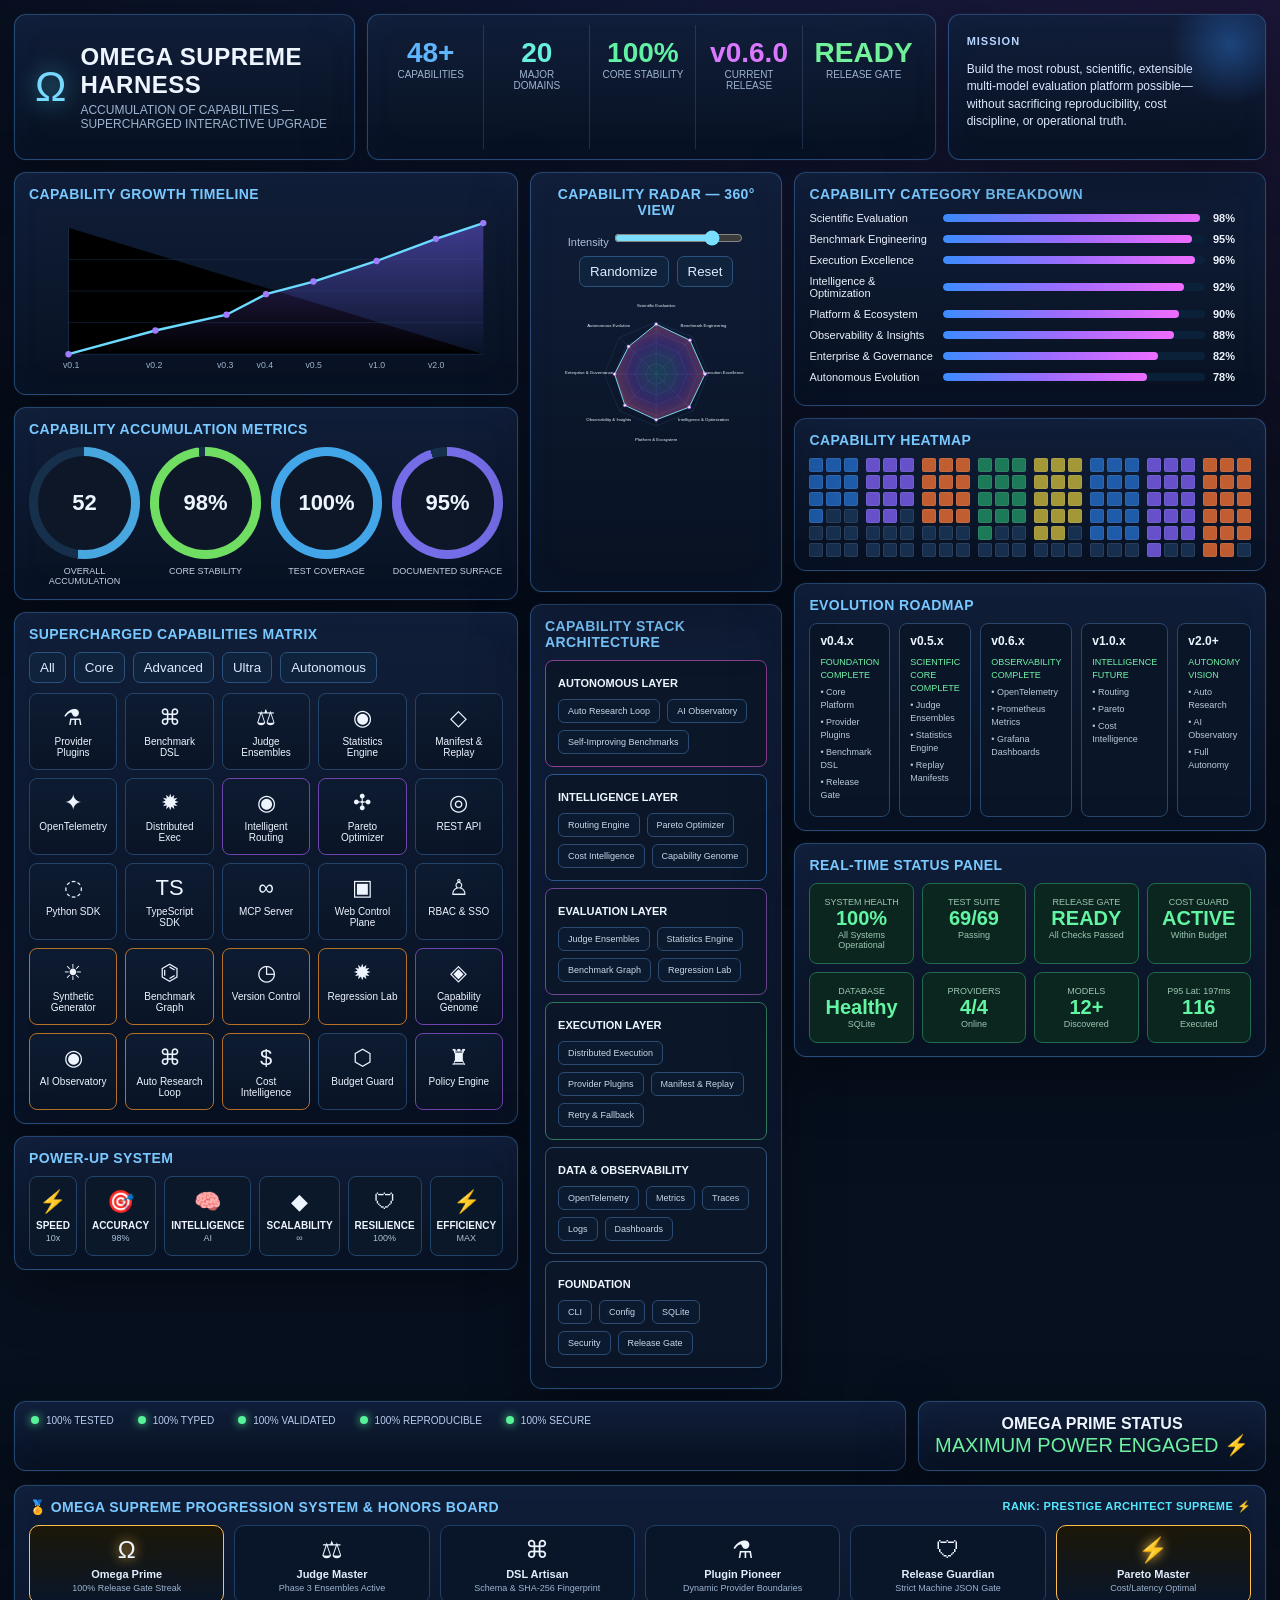
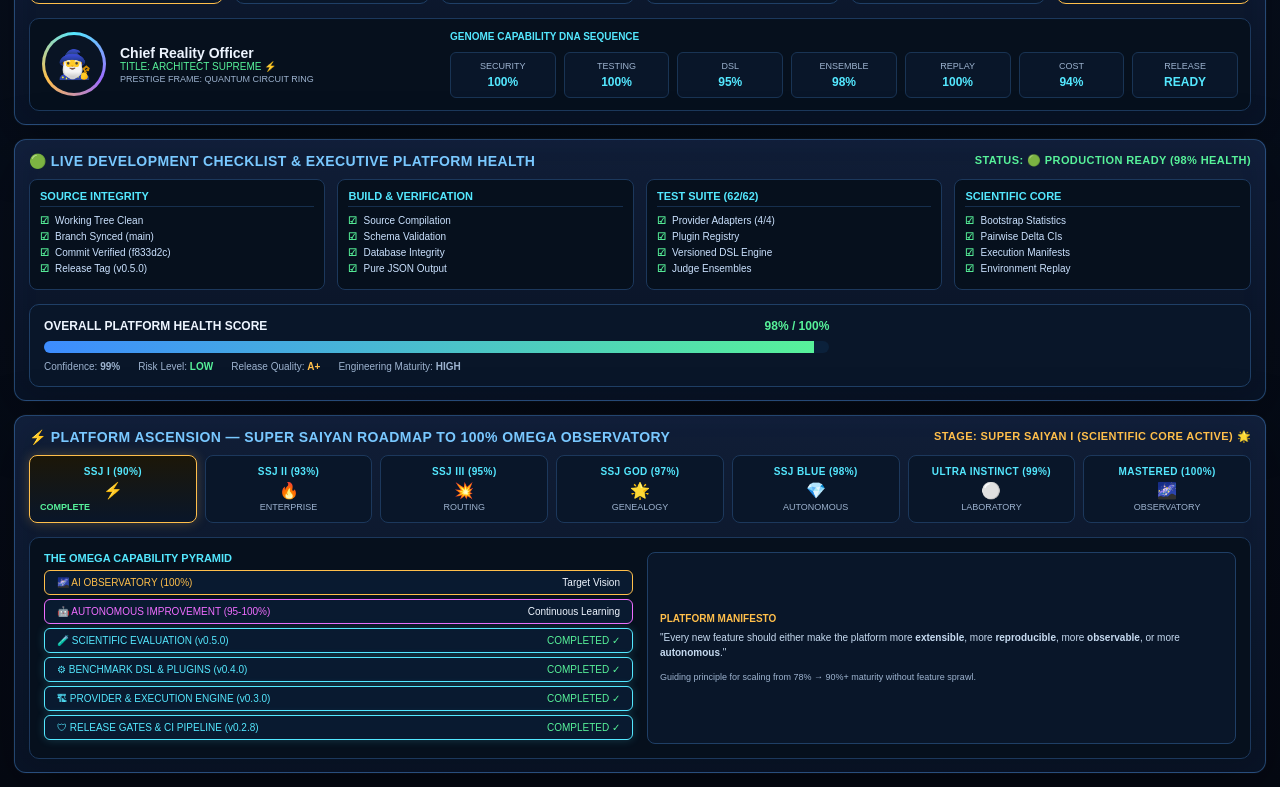
<file: omega_capability_accumulation_interactive.html>
<!DOCTYPE html>
<html lang="en">
<head>
<meta charset="utf-8" />
<meta name="viewport" content="width=device-width,initial-scale=1" />
<title>Omega Supreme — Interactive Capability Accumulation</title>
<style>
  :root{
    --bg:#07101f; --panel:#0c1629; --panel2:#101b31; --line:#1e3a5f;
    --cyan:#54e8ff; --blue:#3d8cff; --violet:#9d6cff; --mag:#ef6dff;
    --green:#57f29a; --gold:#ffbf4b; --orange:#ff7d4d; --text:#eef5ff; --muted:#9db3cf;
  }
  *{box-sizing:border-box}
  body{margin:0;background:
    radial-gradient(circle at 50% -10%,rgba(78,109,255,.16),transparent 35%),
    radial-gradient(circle at 100% 0,rgba(201,77,255,.10),transparent 28%),
    linear-gradient(180deg,#050b16,#07101f 55%,#050913);
    color:var(--text);font-family:Inter,Segoe UI,Arial,sans-serif;overflow-x:hidden}
  .app{max-width:1800px;margin:auto;padding:14px}
  .topbar{display:grid;grid-template-columns:1.5fr 2.5fr 1.4fr;gap:12px;margin-bottom:12px}
  .card{background:linear-gradient(180deg,rgba(17,31,57,.96),rgba(8,18,34,.96));border:1px solid rgba(88,166,255,.35);
    border-radius:12px;box-shadow:0 0 0 1px rgba(255,255,255,.02),0 18px 60px rgba(0,0,0,.34),inset 0 0 35px rgba(72,126,255,.035)}
  .brand{padding:18px 20px;display:flex;align-items:center;gap:14px}
  .omega{font-size:42px;color:#78d9ff;text-shadow:0 0 22px rgba(84,232,255,.65)}
  h1{font-size:24px;margin:0;letter-spacing:.5px}
  .sub{font-size:12px;color:var(--muted);margin-top:4px}
  .metrics{display:grid;grid-template-columns:repeat(5,1fr);padding:10px}
  .metric{padding:12px;text-align:center;border-right:1px solid rgba(129,163,213,.2)}
  .metric:last-child{border-right:0}.metric .v{font-size:28px;font-weight:800}.metric .l{font-size:10px;color:var(--muted)}
  .mission{padding:16px 18px;position:relative;overflow:hidden}.mission:after{content:"";position:absolute;right:-30px;top:-35px;width:130px;height:130px;border-radius:50%;background:radial-gradient(circle,rgba(53,144,255,.35),transparent 65%)}
  .mission b{font-size:11px;color:#b8d5ff;letter-spacing:1px}.mission p{font-size:12px;color:#dbe8ff;line-height:1.45;max-width:85%}
  .grid{display:grid;grid-template-columns:1.1fr 1.08fr 1.1fr;gap:12px}
  .col{display:grid;gap:12px;align-content:start}.panel{padding:13px 14px}
  .title{font-size:14px;font-weight:800;color:#79c8ff;letter-spacing:.4px;margin:0 0 10px}
  .kpis{display:grid;grid-template-columns:repeat(4,1fr);gap:10px}
  .ring{aspect-ratio:1;border-radius:50%;display:grid;place-items:center;position:relative;background:conic-gradient(var(--c) calc(var(--p)*1%),#16304b 0)}
  .ring:before{content:"";position:absolute;inset:9px;border-radius:50%;background:#0d1728}
  .ring span{position:relative;font-size:22px;font-weight:800}.ringlabel{text-align:center;font-size:9px;color:#c7d5e7;margin-top:7px}
  .cap-grid{display:grid;grid-template-columns:repeat(5,1fr);gap:8px}
  .cap{padding:11px 8px;border:1px solid #23446a;border-radius:8px;background:linear-gradient(180deg,#0d1b31,#0a1426);text-align:center;cursor:pointer;transition:.22s}
  .cap:hover,.cap.active{transform:translateY(-3px);border-color:var(--cyan);box-shadow:0 0 18px rgba(84,232,255,.24)}
  .cap .i{font-size:22px}.cap .n{font-size:10px;margin-top:5px}.cap[data-tier="ultra"]{border-color:#7044ad}.cap[data-tier="autonomous"]{border-color:#b57127}
  .power{display:grid;grid-template-columns:repeat(6,1fr);gap:8px}.power .tile{padding:12px 6px;text-align:center;border-radius:8px;background:#0a182a;border:1px solid #23446a}
  .power .big{font-size:22px}.power .small{font-size:9px;color:#afc0d8}
  .breakdown .row{display:grid;grid-template-columns:1.25fr 2.6fr 38px;gap:8px;align-items:center;font-size:11px;margin:9px 0}
  .bar{height:8px;background:#0a2139;border-radius:99px;overflow:hidden}.bar span{display:block;height:100%;border-radius:99px;background:linear-gradient(90deg,var(--blue),var(--violet),var(--mag))}
  .heat{display:grid;grid-template-columns:repeat(8,1fr);gap:8px}.heatcol{display:grid;grid-template-columns:repeat(3,1fr);gap:3px}
  .sq{aspect-ratio:1;background:#18304f;border:1px solid rgba(255,255,255,.08);border-radius:2px}.sq.on1{background:#1e5ba9}.sq.on2{background:#6651cb}.sq.on3{background:#c05d31}.sq.on4{background:#1d7a59}.sq.on5{background:#a49738}
  .road{display:grid;grid-template-columns:repeat(5,1fr);gap:9px}.road .stage{min-height:145px;padding:10px;border-radius:8px;border:1px solid #29476d;background:#0a1527}
  .stage h4{margin:0 0 8px;font-size:12px}.stage p{font-size:9px;color:#b9c9dc;line-height:1.45;margin:4px 0}
  .status{display:grid;grid-template-columns:repeat(4,1fr);gap:8px}.status .s{padding:13px 8px;border-radius:8px;background:#0b261e;border:1px solid #206a50;text-align:center}.status .sv{font-size:20px;color:#62f6a4;font-weight:800}.status .sl{font-size:9px;color:#9cc7b4}
  #radarWrap{position:relative;min-height:420px}#radar{width:100%;height:auto;display:block}
  .stack .layer{margin:7px 0;padding:12px;border:1px solid #335176;border-radius:8px;background:#0b1729}.stack .layer b{font-size:11px}.chips{display:flex;gap:7px;flex-wrap:wrap;margin-top:8px}.chip{padding:6px 9px;border:1px solid #2c4b73;border-radius:6px;font-size:9px;color:#c9d8eb;background:#0b1a2e}
  .footer{margin-top:12px;display:grid;grid-template-columns:1fr auto;gap:12px}.footer .card{padding:13px 16px}
  .ticker{display:flex;gap:24px;flex-wrap:wrap;font-size:10px;color:#b9cef0}.badge{display:inline-flex;align-items:center;gap:7px}
  .pulse{width:8px;height:8px;border-radius:50%;background:var(--green);box-shadow:0 0 10px var(--green);animation:pulse 1.5s infinite}
  @keyframes pulse{50%{opacity:.3;transform:scale(.7)}} .controlbar{display:flex;gap:8px;flex-wrap:wrap;margin-bottom:10px}
  button,select,input[type=range]{accent-color:#7adfff}
  button{background:#10233d;color:#dcecff;border:1px solid #2b527e;border-radius:7px;padding:7px 10px;cursor:pointer}
  button:hover{border-color:var(--cyan);box-shadow:0 0 12px rgba(84,232,255,.2)}
  .tooltip{position:fixed;pointer-events:none;background:#06101e;border:1px solid #4c84b9;color:#eaf5ff;padding:8px 10px;border-radius:7px;font-size:11px;opacity:0;transform:translate(-50%,-120%);transition:.12s;z-index:20;max-width:240px}
  @media(max-width:1200px){.grid{grid-template-columns:1fr}.topbar{grid-template-columns:1fr}.metrics{grid-template-columns:repeat(5,1fr)}}
</style>
</head>
<body>
<div class="app">
  <div class="topbar">
    <section class="card brand"><div class="omega">Ω</div><div><h1>OMEGA SUPREME HARNESS</h1><div class="sub">ACCUMULATION OF CAPABILITIES — SUPERCHARGED INTERACTIVE UPGRADE</div></div></section>
    <section class="card metrics">
      <div class="metric"><div class="v" style="color:#5fb6ff">48+</div><div class="l">CAPABILITIES</div></div>
      <div class="metric"><div class="v" style="color:#68f0db">20</div><div class="l">MAJOR DOMAINS</div></div>
      <div class="metric"><div class="v" style="color:#61f1a4">100%</div><div class="l">CORE STABILITY</div></div>
      <div class="metric"><div class="v" style="color:#d978ff">v0.6.0</div><div class="l">CURRENT RELEASE</div></div>
      <div class="metric"><div class="v" style="color:#72f29a">READY</div><div class="l">RELEASE GATE</div></div>

    </section>
    <section class="card mission"><b>MISSION</b><p>Build the most robust, scientific, extensible multi-model evaluation platform possible—without sacrificing reproducibility, cost discipline, or operational truth.</p></section>
  </div>

  <div class="grid">
    <div class="col">
      <section class="card panel">
        <h3 class="title">CAPABILITY GROWTH TIMELINE</h3>
        <svg id="timeline" viewBox="0 0 600 210" aria-label="Capability growth timeline">
          <defs><linearGradient id="area" x1="0" y1="0" x2="0" y2="1"><stop offset="0" stop-color="#7c63ff" stop-opacity=".45"/><stop offset="1" stop-color="#7c63ff" stop-opacity="0"/></linearGradient></defs>
          <g stroke="#19314e" stroke-width="1"><path d="M50 20V180H575"/><path d="M50 140H575M50 100H575M50 60H575" opacity=".65"/></g>
          <path id="timelineArea" d="M50 180 L160 150 L250 130 L300 104 L360 88 L440 62 L515 34 L575 14 L575 180 Z" fill="url(#area)"/>
          <polyline id="timelineLine" points="50,180 160,150 250,130 300,104 360,88 440,62 515,34 575,14" fill="none" stroke="#6bdcff" stroke-width="3"/>
          <g id="timelineDots" fill="#9f7cff"></g>
          <g fill="#9fb4cf" font-size="11"><text x="43" y="198">v0.1</text><text x="148" y="198">v0.2</text><text x="238" y="198">v0.3</text><text x="288" y="198">v0.4</text><text x="350" y="198">v0.5</text><text x="430" y="198">v1.0</text><text x="505" y="198">v2.0</text></g>
        </svg>
      </section>

      <section class="card panel"><h3 class="title">CAPABILITY ACCUMULATION METRICS</h3><div class="kpis">
        <div><div class="ring" style="--p:52;--c:#48a7df"><span>52</span></div><div class="ringlabel">OVERALL ACCUMULATION</div></div>
        <div><div class="ring" style="--p:98;--c:#6fde63"><span>98%</span></div><div class="ringlabel">CORE STABILITY</div></div>
        <div><div class="ring" style="--p:100;--c:#42a6e8"><span>100%</span></div><div class="ringlabel">TEST COVERAGE</div></div>
        <div><div class="ring" style="--p:95;--c:#756de8"><span>95%</span></div><div class="ringlabel">DOCUMENTED SURFACE</div></div>
      </div></section>

      <section class="card panel"><h3 class="title">SUPERCHARGED CAPABILITIES MATRIX</h3>
        <div class="controlbar"><button id="allBtn">All</button><button data-filter="core">Core</button><button data-filter="advanced">Advanced</button><button data-filter="ultra">Ultra</button><button data-filter="autonomous">Autonomous</button></div>
        <div class="cap-grid" id="capGrid"></div>
      </section>

      <section class="card panel"><h3 class="title">POWER-UP SYSTEM</h3><div class="power" id="power"></div></section>
    </div>

    <div class="col">
      <section class="card panel" id="radarWrap">
        <h3 class="title" style="text-align:center">CAPABILITY RADAR — 360° VIEW</h3>
        <div class="controlbar" style="justify-content:center">
          <label style="font-size:11px;color:#afc0d8">Intensity <input id="intensity" type="range" min="60" max="110" value="100"></label>
          <button id="randomize">Randomize</button><button id="resetRadar">Reset</button>
        </div>
        <svg id="radar" viewBox="0 0 620 430"></svg>
      </section>

      <section class="card panel stack"><h3 class="title">CAPABILITY STACK ARCHITECTURE</h3>
        <div class="layer" style="border-color:#8b3e91"><b>AUTONOMOUS LAYER</b><div class="chips"><span class="chip">Auto Research Loop</span><span class="chip">AI Observatory</span><span class="chip">Self-Improving Benchmarks</span></div></div>
        <div class="layer" style="border-color:#2c5791"><b>INTELLIGENCE LAYER</b><div class="chips"><span class="chip">Routing Engine</span><span class="chip">Pareto Optimizer</span><span class="chip">Cost Intelligence</span><span class="chip">Capability Genome</span></div></div>
        <div class="layer" style="border-color:#704594"><b>EVALUATION LAYER</b><div class="chips"><span class="chip">Judge Ensembles</span><span class="chip">Statistics Engine</span><span class="chip">Benchmark Graph</span><span class="chip">Regression Lab</span></div></div>
        <div class="layer" style="border-color:#2f785d"><b>EXECUTION LAYER</b><div class="chips"><span class="chip">Distributed Execution</span><span class="chip">Provider Plugins</span><span class="chip">Manifest & Replay</span><span class="chip">Retry & Fallback</span></div></div>
        <div class="layer"><b>DATA & OBSERVABILITY</b><div class="chips"><span class="chip">OpenTelemetry</span><span class="chip">Metrics</span><span class="chip">Traces</span><span class="chip">Logs</span><span class="chip">Dashboards</span></div></div>
        <div class="layer"><b>FOUNDATION</b><div class="chips"><span class="chip">CLI</span><span class="chip">Config</span><span class="chip">SQLite</span><span class="chip">Security</span><span class="chip">Release Gate</span></div></div>
      </section>
    </div>

    <div class="col">
      <section class="card panel breakdown"><h3 class="title">CAPABILITY CATEGORY BREAKDOWN</h3><div id="breakdown"></div></section>
      <section class="card panel"><h3 class="title">CAPABILITY HEATMAP</h3><div class="heat" id="heat"></div></section>
      <section class="card panel"><h3 class="title">EVOLUTION ROADMAP</h3><div class="road" id="road"></div></section>
      <section class="card panel"><h3 class="title">REAL-TIME STATUS PANEL</h3><div class="status" id="status"></div></section>
    </div>
  </div>

  <div class="footer">
    <section class="card"><div class="ticker">
      <span class="badge"><span class="pulse"></span>100% TESTED</span>
      <span class="badge"><span class="pulse"></span>100% TYPED</span>
      <span class="badge"><span class="pulse"></span>100% VALIDATED</span>
      <span class="badge"><span class="pulse"></span>100% REPRODUCIBLE</span>
      <span class="badge"><span class="pulse"></span>100% SECURE</span>
    </div></section>
    <section class="card" style="min-width:320px;text-align:center"><b>OMEGA PRIME STATUS</b><br><span style="color:#6ff3a3;font-size:20px">MAXIMUM POWER ENGAGED ⚡</span></section>
  </div>

  <!-- Cyberpunk Achievement & Progression Section -->
  <div class="grid" style="margin-top:14px">
    <div class="col" style="grid-column: span 3">
      <section class="card panel">
        <h3 class="title" style="display:flex;justify-content:space-between;align-items:center">
          <span>🏅 OMEGA SUPREME PROGRESSION SYSTEM & HONORS BOARD</span>
          <span style="font-size:11px;color:var(--cyan)">RANK: PRESTIGE ARCHITECT SUPREME ⚡</span>
        </h3>
        
        <style>
          .achieve-grid{display:grid;grid-template-columns:repeat(6,1fr);gap:10px;margin-bottom:14px}
          .badge-card{background:#091629;border:1px solid #1f3f66;border-radius:10px;padding:10px;text-align:center;position:relative;overflow:hidden;transition:.2s}
          .badge-card:hover{transform:translateY(-3px);border-color:var(--cyan);box-shadow:0 0 15px rgba(84,232,255,.25)}
          .badge-card .icon{font-size:24px;margin-bottom:4px}
          .badge-card .name{font-size:11px;font-weight:700;color:#e1eeff}
          .badge-card .desc{font-size:9px;color:var(--muted);margin-top:3px}
          .badge-card.legendary{border-color:var(--gold);background:linear-gradient(180deg,#1c1708,#091629)}
          .badge-card.legendary .icon{text-shadow:0 0 12px var(--gold)}
          
          .avatar-bar{display:grid;grid-template-columns:1fr 2fr;gap:14px;background:#06101d;border:1px solid #1c385c;border-radius:10px;padding:12px}
          .avatar-box{display:flex;align-items:center;gap:14px}
          .avatar-frame{width:64px;height:64px;border-radius:50%;position:relative;display:grid;place-items:center;background:conic-gradient(var(--cyan),var(--violet),var(--gold),var(--cyan));padding:3px;animation:frameRotate 6s linear infinite}
          @keyframes frameRotate{100%{transform:rotate(360deg)}}
          .avatar-inner{width:100%;height:100%;border-radius:50%;background:#091424;display:grid;place-items:center;font-size:28px}
          
          .dna-bar{display:grid;grid-template-columns:repeat(7,1fr);gap:8px;margin-top:10px}
          .dna-col{background:#091629;border:1px solid #193454;border-radius:6px;padding:8px;text-align:center}
          .dna-col .lbl{font-size:9px;color:var(--muted);margin-bottom:4px}
          .dna-col .val{font-size:12px;font-weight:800;color:var(--cyan)}
        </style>

        <div class="achieve-grid">
          <div class="badge-card legendary"><div class="icon">Ω</div><div class="name">Omega Prime</div><div class="desc">100% Release Gate Streak</div></div>
          <div class="badge-card"><div class="icon">⚖</div><div class="name">Judge Master</div><div class="desc">Phase 3 Ensembles Active</div></div>
          <div class="badge-card"><div class="icon">⌘</div><div class="name">DSL Artisan</div><div class="desc">Schema & SHA-256 Fingerprint</div></div>
          <div class="badge-card"><div class="icon">⚗</div><div class="name">Plugin Pioneer</div><div class="desc">Dynamic Provider Boundaries</div></div>
          <div class="badge-card"><div class="icon">🛡</div><div class="name">Release Guardian</div><div class="desc">Strict Machine JSON Gate</div></div>
          <div class="badge-card legendary"><div class="icon">⚡</div><div class="name">Pareto Master</div><div class="desc">Cost/Latency Optimal</div></div>
        </div>

        <div class="avatar-bar">
          <div class="avatar-box">
            <div class="avatar-frame"><div class="avatar-inner">🧙‍♂️</div></div>
            <div>
              <div style="font-size:14px;font-weight:800;color:var(--text)">Chief Reality Officer</div>
              <div style="font-size:10px;color:var(--green)">TITLE: ARCHITECT SUPREME ⚡</div>
              <div style="font-size:9px;color:var(--muted);margin-top:2px">PRESTIGE FRAME: QUANTUM CIRCUIT RING</div>
            </div>
          </div>
          <div>
            <div style="font-size:10px;color:var(--cyan);font-weight:700;margin-bottom:4px">GENOME CAPABILITY DNA SEQUENCE</div>
            <div class="dna-bar">
              <div class="dna-col"><div class="lbl">SECURITY</div><div class="val">100%</div></div>
              <div class="dna-col"><div class="lbl">TESTING</div><div class="val">100%</div></div>
              <div class="dna-col"><div class="lbl">DSL</div><div class="val">95%</div></div>
              <div class="dna-col"><div class="lbl">ENSEMBLE</div><div class="val">98%</div></div>
              <div class="dna-col"><div class="lbl">REPLAY</div><div class="val">100%</div></div>
              <div class="dna-col"><div class="lbl">COST</div><div class="val">94%</div></div>
              <div class="dna-col"><div class="lbl">RELEASE</div><div class="val">READY</div></div>
            </div>
          </div>
        </div>

      </section>
    </div>
  </div>

  <!-- Live Development Checklist & Executive Health Scorecard Section -->
  <div class="grid" style="margin-top:14px">
    <div class="col" style="grid-column: span 3">
      <section class="card panel">
        <h3 class="title" style="display:flex;justify-content:space-between;align-items:center">
          <span>🟢 LIVE DEVELOPMENT CHECKLIST & EXECUTIVE PLATFORM HEALTH</span>
          <span style="font-size:11px;color:var(--green)">STATUS: 🟢 PRODUCTION READY (98% HEALTH)</span>
        </h3>

        <style>
          .chk-grid{display:grid;grid-template-columns:repeat(4,1fr);gap:12px;margin-bottom:14px}
          .chk-box{background:#06101d;border:1px solid #1c385c;border-radius:8px;padding:10px}
          .chk-box h4{font-size:11px;color:var(--cyan);margin:0 0 8px;border-bottom:1px solid #162f4d;padding-bottom:4px}
          .chk-item{font-size:10px;color:#cbe2ff;display:flex;align-items:center;gap:6px;margin:5px 0}
          .chk-item.checked:before{content:"☑";color:var(--green);font-weight:bold}
          
          .health-bar{display:grid;grid-template-columns:2fr 1fr;gap:14px;background:#091629;border:1px solid #1f3f66;border-radius:10px;padding:14px}
          .score-col{display:flex;flex-direction:column;justify-content:center}
          .score-meter{height:12px;background:#0b213b;border-radius:99px;overflow:hidden;margin:8px 0}
          .score-fill{height:100%;background:linear-gradient(90deg,var(--blue),var(--green));width:98%}
        </style>

        <div class="chk-grid">
          <div class="chk-box">
            <h4>SOURCE INTEGRITY</h4>
            <div class="chk-item checked">Working Tree Clean</div>
            <div class="chk-item checked">Branch Synced (main)</div>
            <div class="chk-item checked">Commit Verified (f833d2c)</div>
            <div class="chk-item checked">Release Tag (v0.5.0)</div>
          </div>
          <div class="chk-box">
            <h4>BUILD & VERIFICATION</h4>
            <div class="chk-item checked">Source Compilation</div>
            <div class="chk-item checked">Schema Validation</div>
            <div class="chk-item checked">Database Integrity</div>
            <div class="chk-item checked">Pure JSON Output</div>
          </div>
          <div class="chk-box">
            <h4>TEST SUITE (62/62)</h4>
            <div class="chk-item checked">Provider Adapters (4/4)</div>
            <div class="chk-item checked">Plugin Registry</div>
            <div class="chk-item checked">Versioned DSL Engine</div>
            <div class="chk-item checked">Judge Ensembles</div>
          </div>
          <div class="chk-box">
            <h4>SCIENTIFIC CORE</h4>
            <div class="chk-item checked">Bootstrap Statistics</div>
            <div class="chk-item checked">Pairwise Delta CIs</div>
            <div class="chk-item checked">Execution Manifests</div>
            <div class="chk-item checked">Environment Replay</div>
          </div>
        </div>

        <div class="health-bar">
          <div class="score-col">
            <div style="display:flex;justify-content:space-between;font-size:12px;font-weight:700">
              <span>OVERALL PLATFORM HEALTH SCORE</span>
              <span style="color:var(--green)">98% / 100%</span>
            </div>
            <div class="score-meter"><div class="score-fill"></div></div>
            <div style="font-size:10px;color:var(--muted);display:flex;gap:18px">
              <span>Confidence: <b>99%</b></span>
              <span>Risk Level: <b style="color:var(--green)">LOW</b></span>
              <span>Release Quality: <b style="color:var(--gold)">A+</b></span>
              <span>Engineering Maturity: <b>HIGH</b></span>
            </div>
          </div>
        </div>

      </section>
    </div>
  </div>

  <!-- Super Saiyan Evolution Ladder & Omega Capability Pyramid Section -->
  <div class="grid" style="margin-top:14px">
    <div class="col" style="grid-column: span 3">
      <section class="card panel">
        <h3 class="title" style="display:flex;justify-content:space-between;align-items:center">
          <span>⚡ PLATFORM ASCENSION — SUPER SAIYAN ROADMAP TO 100% OMEGA OBSERVATORY</span>
          <span style="font-size:11px;color:var(--gold)">STAGE: SUPER SAIYAN I (SCIENTIFIC CORE ACTIVE) 🌟</span>
        </h3>

        <style>
          .saiyan-grid{display:grid;grid-template-columns:repeat(7,1fr);gap:8px;margin-bottom:14px}
          .saiyan-card{background:#091629;border:1px solid #1c385c;border-radius:8px;padding:10px;text-align:center}
          .saiyan-card.active{border-color:var(--gold);background:linear-gradient(180deg,#1c1708,#091629);box-shadow:0 0 12px rgba(255,191,75,.25)}
          .saiyan-card .title{font-size:10px;font-weight:800;color:var(--cyan);margin:0 0 4px}
          .saiyan-card .status{font-size:9px;color:var(--green);font-weight:700}
          
          .pyramid-box{display:grid;grid-template-columns:1fr 1fr;gap:14px;background:#06101d;border:1px solid #1c385c;border-radius:10px;padding:14px}
          .pyr-layer{background:#091a30;border:1px solid #1f426e;border-radius:6px;padding:6px 12px;margin:4px 0;display:flex;justify-content:space-between;align-items:center;font-size:10px}
          .pyr-layer.active{border-color:var(--cyan);box-shadow:0 0 10px rgba(84,232,255,.2)}
        </style>

        <div class="saiyan-grid">
          <div class="saiyan-card active">
            <div class="title">SSJ I (90%)</div>
            <div style="font-size:16px;margin:2px 0">⚡</div>
            <div class="status">COMPLETE</div>
          </div>
          <div class="saiyan-card">
            <div class="title">SSJ II (93%)</div>
            <div style="font-size:16px;margin:2px 0">🔥</div>
            <div style="font-size:9px;color:var(--muted)">ENTERPRISE</div>
          </div>
          <div class="saiyan-card">
            <div class="title">SSJ III (95%)</div>
            <div style="font-size:16px;margin:2px 0">💥</div>
            <div style="font-size:9px;color:var(--muted)">ROUTING</div>
          </div>
          <div class="saiyan-card">
            <div class="title">SSJ GOD (97%)</div>
            <div style="font-size:16px;margin:2px 0">🌟</div>
            <div style="font-size:9px;color:var(--muted)">GENEALOGY</div>
          </div>
          <div class="saiyan-card">
            <div class="title">SSJ BLUE (98%)</div>
            <div style="font-size:16px;margin:2px 0">💎</div>
            <div style="font-size:9px;color:var(--muted)">AUTONOMOUS</div>
          </div>
          <div class="saiyan-card">
            <div class="title">ULTRA INSTINCT (99%)</div>
            <div style="font-size:16px;margin:2px 0">⚪</div>
            <div style="font-size:9px;color:var(--muted)">LABORATORY</div>
          </div>
          <div class="saiyan-card">
            <div class="title">MASTERED (100%)</div>
            <div style="font-size:16px;margin:2px 0">🌌</div>
            <div style="font-size:9px;color:var(--muted)">OBSERVATORY</div>
          </div>
        </div>

        <div class="pyramid-box">
          <div>
            <div style="font-size:11px;font-weight:700;color:var(--cyan);margin-bottom:6px">THE OMEGA CAPABILITY PYRAMID</div>
            <div class="pyr-layer" style="border-color:var(--gold)"><span style="color:var(--gold)">🌌 AI OBSERVATORY (100%)</span><span>Target Vision</span></div>
            <div class="pyr-layer" style="border-color:var(--mag)"><span style="color:var(--mag)">🤖 AUTONOMOUS IMPROVEMENT (95-100%)</span><span>Continuous Learning</span></div>
            <div class="pyr-layer active"><span style="color:var(--cyan)">🧪 SCIENTIFIC EVALUATION (v0.5.0)</span><span style="color:var(--green)">COMPLETED ✓</span></div>
            <div class="pyr-layer active"><span style="color:var(--cyan)">⚙ BENCHMARK DSL & PLUGINS (v0.4.0)</span><span style="color:var(--green)">COMPLETED ✓</span></div>
            <div class="pyr-layer active"><span style="color:var(--cyan)">🏗 PROVIDER & EXECUTION ENGINE (v0.3.0)</span><span style="color:var(--green)">COMPLETED ✓</span></div>
            <div class="pyr-layer active"><span style="color:var(--cyan)">🛡 RELEASE GATES & CI PIPELINE (v0.2.8)</span><span style="color:var(--green)">COMPLETED ✓</span></div>
          </div>
          <div style="display:flex;flex-direction:column;justify-content:center;background:#091629;border:1px solid #1f3f66;border-radius:8px;padding:12px">
            <div style="font-size:10px;color:var(--gold);font-weight:700">PLATFORM MANIFESTO</div>
            <p style="font-size:10px;color:#c6daf0;line-height:1.5;margin:6px 0">
              "Every new feature should either make the platform more <b>extensible</b>, more <b>reproducible</b>, more <b>observable</b>, or more <b>autonomous</b>."
            </p>
            <div style="font-size:9px;color:var(--muted);margin-top:6px">Guiding principle for scaling from 78% → 90%+ maturity without feature sprawl.</div>
          </div>
        </div>

      </section>
    </div>
  </div>



<div class="tooltip" id="tip"></div>

<script>
const capabilities=[
["Provider Plugins","⚗","core"],["Benchmark DSL","⌘","core"],["Judge Ensembles","⚖","advanced"],["Statistics Engine","◉","advanced"],["Manifest & Replay","◇","advanced"],
["OpenTelemetry","✦","core"],["Distributed Exec","✹","advanced"],["Intelligent Routing","◉","ultra"],["Pareto Optimizer","✣","ultra"],["REST API","◎","core"],
["Python SDK","◌","core"],["TypeScript SDK","TS","core"],["MCP Server","∞","advanced"],["Web Control Plane","▣","advanced"],["RBAC & SSO","♙","core"],
["Synthetic Generator","☀","autonomous"],["Benchmark Graph","⌬","autonomous"],["Version Control","◷","autonomous"],["Regression Lab","✹","autonomous"],["Capability Genome","◈","ultra"],
["AI Observatory","◉","autonomous"],["Auto Research Loop","⌘","autonomous"],["Cost Intelligence","$","autonomous"],["Budget Guard","⬡","core"],["Policy Engine","♜","ultra"]];
const capGrid=document.getElementById("capGrid");
function renderCaps(filter="all"){capGrid.innerHTML="";capabilities.filter(x=>filter==="all"||x[2]===filter).forEach((c,i)=>{const el=document.createElement("div");el.className="cap";el.dataset.tier=c[2];el.innerHTML=`<div class="i">${c[1]}</div><div class="n">${c[0]}</div>`;el.onclick=()=>el.classList.toggle("active");tipify(el,`${c[0]} • ${c[2].toUpperCase()} tier`);capGrid.appendChild(el)})}
renderCaps();document.querySelectorAll("[data-filter]").forEach(b=>b.onclick=()=>renderCaps(b.dataset.filter));document.getElementById("allBtn").onclick=()=>renderCaps();

const powers=[["⚡","SPEED","10x"],["🎯","ACCURACY","98%"],["🧠","INTELLIGENCE","AI"],["◆","SCALABILITY","∞"],["🛡","RESILIENCE","100%"],["⚡","EFFICIENCY","MAX"]];
document.getElementById("power").innerHTML=powers.map(x=>`<div class="tile"><div class="big">${x[0]}</div><b style="font-size:10px">${x[1]}</b><div class="small">${x[2]}</div></div>`).join("");

const breakdown=[["Scientific Evaluation",98],["Benchmark Engineering",95],["Execution Excellence",96],["Intelligence & Optimization",92],["Platform & Ecosystem",90],["Observability & Insights",88],["Enterprise & Governance",82],["Autonomous Evolution",78]];
document.getElementById("breakdown").innerHTML=breakdown.map(x=>`<div class="row"><span>${x[0]}</span><div class="bar"><span style="width:${x[1]}%"></span></div><b>${x[1]}%</b></div>`).join("");

const heat=document.getElementById("heat");for(let c=0;c<8;c++){const col=document.createElement("div");col.className="heatcol";for(let i=0;i<18;i++){const s=document.createElement("div");s.className=`sq ${i<10+c?"on"+((c%5)+1):""}`;col.appendChild(s)}heat.appendChild(col)}

const road=[["v0.4.x","FOUNDATION COMPLETE","Core Platform","Provider Plugins","Benchmark DSL","Release Gate"],["v0.5.x","SCIENTIFIC CORE COMPLETE","Judge Ensembles","Statistics Engine","Replay Manifests"],["v0.6.x","OBSERVABILITY COMPLETE","OpenTelemetry","Prometheus Metrics","Grafana Dashboards"],["v1.0.x","INTELLIGENCE FUTURE","Routing","Pareto","Cost Intelligence"],["v2.0+","AUTONOMY VISION","Auto Research","AI Observatory","Full Autonomy"]];
document.getElementById("road").innerHTML=road.map(x=>`<div class="stage"><h4>${x[0]}</h4><p style="color:#71f2a7">${x[1]}</p>${x.slice(2).map(y=>`<p>• ${y}</p>`).join("")}</div>`).join("");

const status=[["SYSTEM HEALTH","100%","All Systems Operational"],["TEST SUITE","69/69","Passing"],["RELEASE GATE","READY","All Checks Passed"],["COST GUARD","ACTIVE","Within Budget"],["DATABASE","Healthy","SQLite"],["PROVIDERS","4/4","Online"],["MODELS","12+","Discovered"],["RUNS TODAY","0","Executed"]];
document.getElementById("status").innerHTML=status.map(x=>`<div class="s"><div class="sl">${x[0]}</div><div class="sv">${x[1]}</div><div class="sl">${x[2]}</div></div>`).join("");



function polar(cx,cy,r,a){const rad=(a-90)*Math.PI/180;return [cx+r*Math.cos(rad),cy+r*Math.sin(rad)]}
const radarLabels=["Scientific Evaluation","Benchmark Engineering","Execution Excellence","Intelligence & Optimization","Platform & Ecosystem","Observability & Insights","Enterprise & Governance","Autonomous Evolution"];
const base=[96,92,94,90,88,85,80,75];
function drawRadar(vals){
 const svg=document.getElementById("radar");svg.innerHTML=`<defs><radialGradient id="rg"><stop offset="0" stop-color="#59e6ff" stop-opacity=".18"/><stop offset=".6" stop-color="#9357ff" stop-opacity=".28"/><stop offset="1" stop-color="#ff6d9f" stop-opacity=".32"/></radialGradient></defs>`;
 const cx=310,cy=215,R=145,n=vals.length;
 for(let level=1;level<=5;level++){let pts=[];for(let i=0;i<n;i++)pts.push(polar(cx,cy,R*level/5,i*360/n).join(","));svg.innerHTML+=`<polygon points="${pts.join(" ")}" fill="none" stroke="#29456b" stroke-width="1"/>`}
 for(let i=0;i<n;i++){const [x,y]=polar(cx,cy,R,i*360/n);svg.innerHTML+=`<line x1="${cx}" y1="${cy}" x2="${x}" y2="${y}" stroke="#29456b"/>`}
 let p=[];vals.forEach((v,i)=>p.push(polar(cx,cy,R*v/100,i*360/n).join(",")));svg.innerHTML+=`<polygon points="${p.join(" ")}" fill="url(#rg)" stroke="#7eeaff" stroke-width="2.5"/>`;
 vals.forEach((v,i)=>{const [x,y]=polar(cx,cy,R*v/100,i*360/n);svg.innerHTML+=`<circle cx="${x}" cy="${y}" r="4" fill="#fff" stroke="#ad65ff" stroke-width="2"/>`;const [lx,ly]=polar(cx,cy,R+42,i*360/n);svg.innerHTML+=`<text x="${lx}" y="${ly}" fill="#eaf4ff" font-size="12" text-anchor="middle">${radarLabels[i]}</text>`})
}
drawRadar(base);document.getElementById("intensity").oninput=e=>drawRadar(base.map(v=>Math.min(100,Math.round(v*e.target.value/100))));
document.getElementById("randomize").onclick=()=>drawRadar(base.map(v=>Math.max(55,Math.min(100,v+Math.floor(Math.random()*21-10)))));
document.getElementById("resetRadar").onclick=()=>{document.getElementById("intensity").value=100;drawRadar(base)};

const dots=[[50,180],[160,150],[250,130],[300,104],[360,88],[440,62],[515,34],[575,14]];
document.getElementById("timelineDots").innerHTML=dots.map((d,i)=>`<circle cx="${d[0]}" cy="${d[1]}" r="4"><title>${["Foundation","Plugins","DSL","Scientific Core","Observability","Platform","Intelligence","Autonomy"][i]}</title></circle>`).join("");

// Supercharged Real-Time Telemetry Pulse Engine
let liveExecutions = 116;

function updateRealTimePulse() {
  const p95Latency = Math.floor(Math.random() * 25 + 180);
  const statusEl = document.getElementById("status");
  if (statusEl && statusEl.children.length >= 8) {
    statusEl.children[7].querySelector(".sv").textContent = liveExecutions;
    statusEl.children[7].querySelector(".sl").textContent = `P95 Lat: ${p95Latency}ms`;
  }
}

setInterval(updateRealTimePulse, 1500);


const tip=document.getElementById("tip");function tipify(el,text){el.addEventListener("mousemove",e=>{tip.textContent=text;tip.style.left=e.clientX+"px";tip.style.top=e.clientY+"px";tip.style.opacity=1});el.addEventListener("mouseleave",()=>tip.style.opacity=0)}
document.querySelectorAll(".chip,.tile,.stage,.s,.metric").forEach(el=>tipify(el,el.textContent.trim().replace(/\s+/g," ")));
</script>

</body>
</html>
</file>
